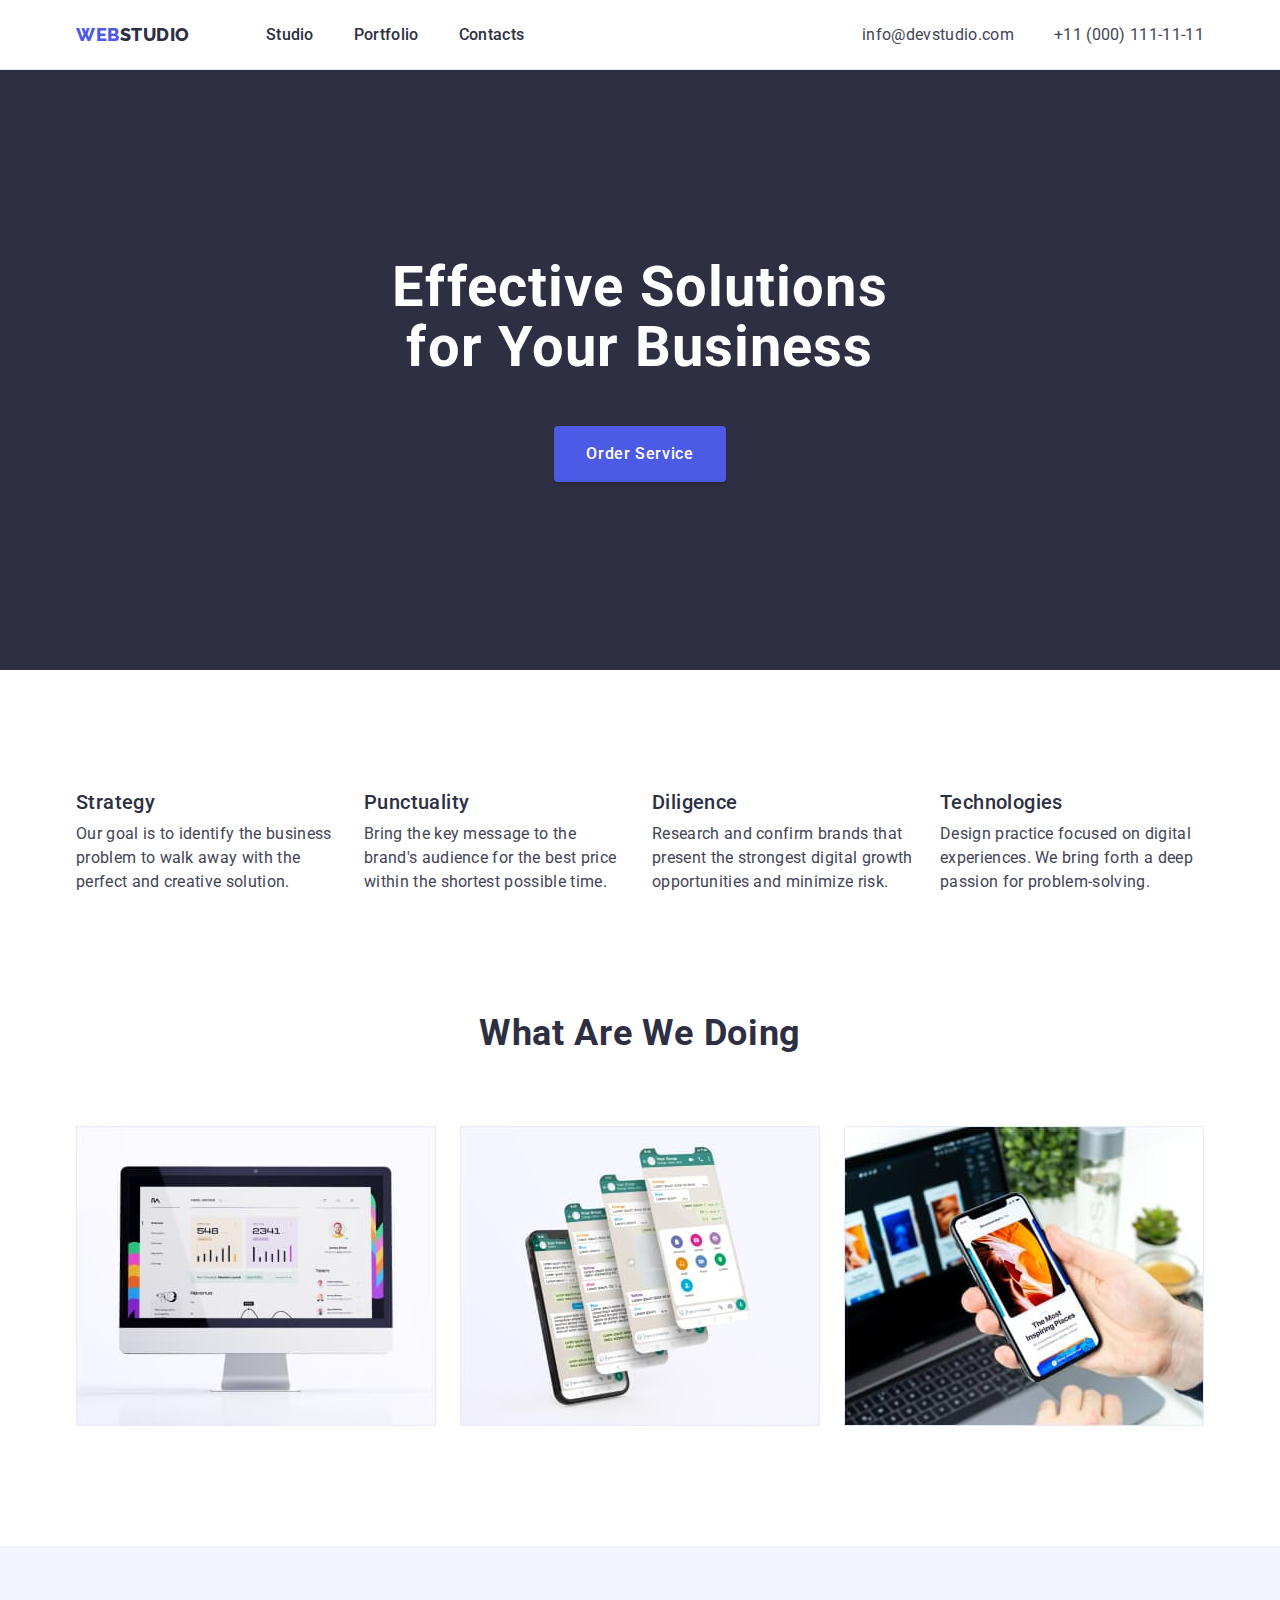
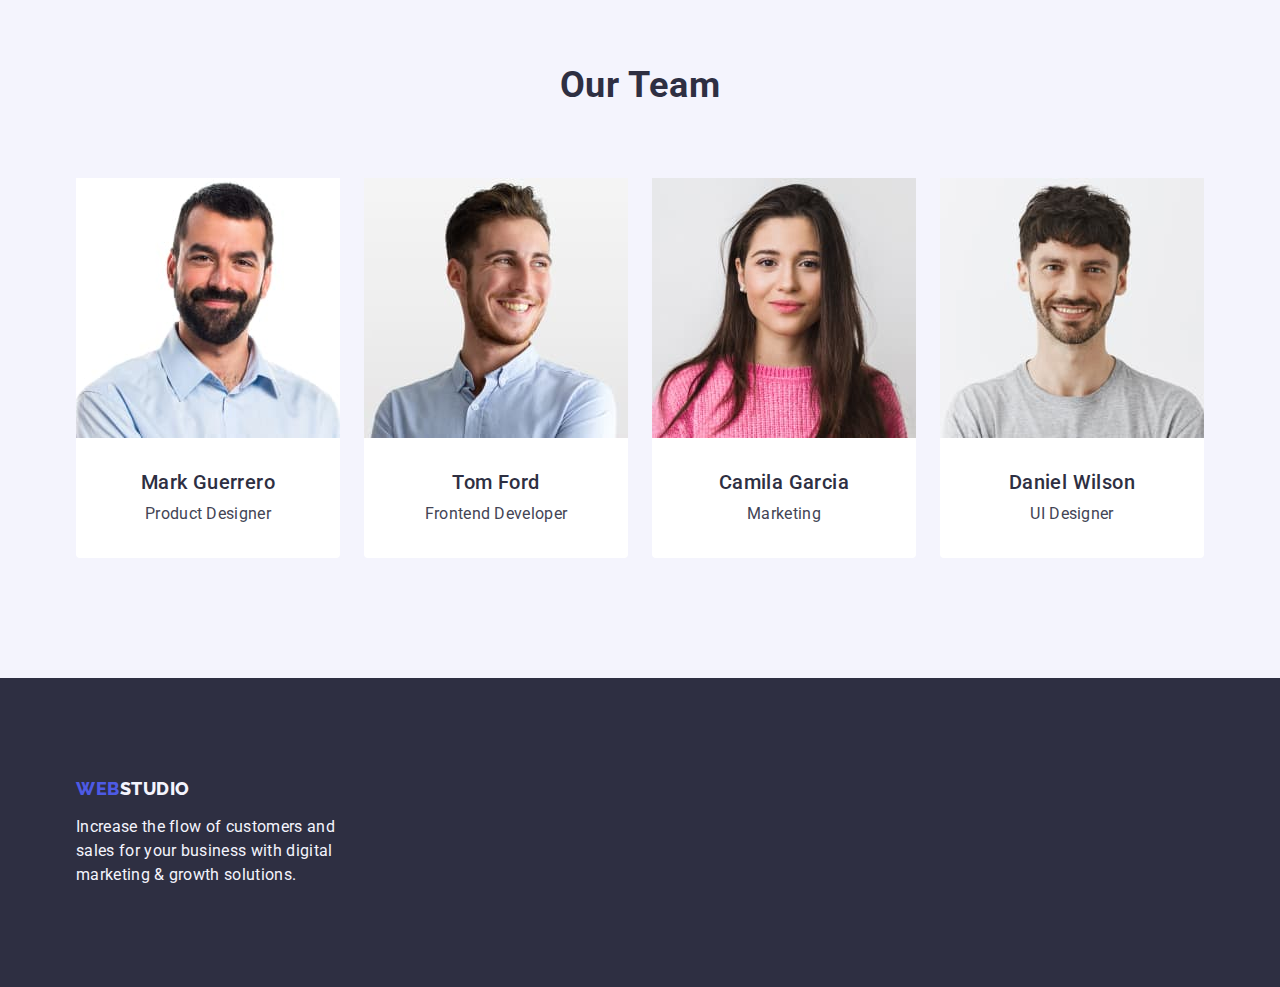
<file: index.html>
<!DOCTYPE html>
<html lang="en">
  <head>
    <meta charset="UTF-8" />
    <meta http-equiv="X-UA-Compatible" content="IE=edge" />
    <meta name="viewport" content="width=device-width, initial-scale=1.0" />
    <title>WebStudio</title>
    <link rel="preconnect" href="https://fonts.googleapis.com" />
    <link rel="preconnect" href="https://fonts.gstatic.com" crossorigin />
    <link
      href="https://fonts.googleapis.com/css2?family=Raleway:wght@800&family=Roboto:wght@400;500;700;900&display=swap"
      rel="stylesheet"
    />
    <link
      rel="stylesheet"
      href="https://cdnjs.cloudflare.com/ajax/libs/modern-normalize/1.1.0/modern-normalize.min.css"
    />
    <link rel="stylesheet" href="./css/styles.css" />
  </head>
  <body>
    <!-- Headers -->

    <header class="header-main">
      <!-- Navigation on the page -->

      <div class="header-container container">
        <nav class="site-nav">
          <a class="link top-link" href="./index.html"
            >Web<span class="top-logo">Studio</span></a
          >
          <ul class="list nav-list">
            <li class="item"><a class="link" href="./index.html">Studio</a></li>
            <li class="item">
              <a class="link" href="./portfolio.html">Portfolio</a>
            </li>
            <li class="item"><a class="link" href="">Contacts</a></li>
          </ul>
        </nav>
        <address class="site-cont">
          <ul class="list nav-list">
            <li class="item">
              <a class="link" href="mailto:info@devstudio.com"
                >info@devstudio.com</a
              >
            </li>
            <li class="item">
              <a class="link" href="tel:+110001111111">+11 (000) 111-11-11</a>
            </li>
          </ul>
        </address>
      </div>
    </header>

    <!-- Main block -->

    <main>
      <!-- Section Hero -->

      <section class="hero hero-main">
        <div class="container">
          <h1 class="hero-title">Effective Solutions for Your Business</h1>
          <button class="hero-button" type="button">Order Service</button>
        </div>
      </section>

      <!-- Section Feature -->

      <section class="section feature-main">
        <div class="container">
          <h2 class="section-title visually-hidden">Feature</h2>
          <ul class="list feature-list">
              <li class="feature-list-it">
                  <h3 class="section-subtitle">Strategy</h3>
                  <p class="section-item">
                    Our goal is to identify the business problem to walk away with
                    the perfect and creative solution.
                  </p>
              </li>

              <li class="feature-list-it">
                  <h3 class="section-subtitle">Punctuality</h3>
                  <p class="section-item">
                    Bring the key message to the brand's audience for the best price
                    within the shortest possible time.
                  </p>
              </li>

              <li class="feature-list-it">
                  <h3 class="section-subtitle">Diligence</h3>
                  <p class="section-item">
                    Research and confirm brands that present the strongest digital
                    growth opportunities and minimize risk.
                  </p>
              </li>

              <li class="feature-list-it">
                  <h3 class="section-subtitle">Technologies</h3>
                  <p class="section-item">
                    Design practice focused on digital experiences. We bring forth a
                    deep passion for problem-solving.
                  </p>
              </li>
          </ul>
        </div>
      </section>

      <!-- Section  What are we doing -->

      <section class="section doing-main">
        <div class="container">
          <h2 class="section-title">What are we doing</h2>
          <ul class="list  doing-list">
            <li class="doing-items">
              <img src="./images/gadjet/PC.jpg" alt="PC" width="360" />
            </li>
            <li class="doing-items">
              <img src="./images/gadjet/Tablet.jpg" alt="Tablet" width="360" />
            </li>
            <li class="doing-items">
              <img src="./images/gadjet/Phone.jpg" alt="Phone" width="360" />
            </li>
          </ul>
        </div>
      </section>

      <!-- Section Our Team -->

      <section class="section team">
        <div class="container team-main">
          <h2 class="section-title team-title">Our Team</h2>
          <ul class="list team-list">
            <li class="team-item">
              <img
                src="./images/team/MarkGuerrero.jpg"
                alt="Mark Guerrero"
                width="264"
              />
              <div class="team-subtitle">
                <h3 class="section-subtitle">Mark Guerrero</h3>
                <p class="section-item">Product Designer</p>
              </div>
            </li>
            <li class="team-item">
              <img src="./images/team/TomFord.jpg" alt="Tom Ford" width="264" />
                <div class="team-subtitle">
                    <h3 class="section-subtitle">Tom Ford</h3>
                    <p class="section-item">Frontend Developer</p>
                </div>
            </li>
            <li class="team-item">
              <img
                src="./images/team/CamilaGarcia.jpg"
                alt="Camila Garcia"
                width="264"
              />
                  <div class="team-subtitle">
                    <h3 class="section-subtitle">Camila Garcia</h3>
                    <p class="section-item">Marketing</p>
                  </div>
            </li>
            <li class="team-item">
              <img
                src="./images/team/DanielWilson.jpg"
                alt="Daniel Wilson"
                width="264"
              />
                  <div class="team-subtitle">
                    <h3 class="section-subtitle">Daniel Wilson</h3>
                    <p class="section-item">UI Designer</p>
                  </div>
            </li>
          </ul>
        </div>
      </section>
    </main>

    <!-- Footer -->

    <footer class="footer">
      <div class="container footer-main">
                  <a class="link footer-link" href="./index.html"
                    >Web<span class="under-logo">Studio</span></a>
                  <p class="slogan">
                    Increase the flow of customers and sales for your business with
                    digital marketing & growth solutions.
                  </p>
      </div>
    </footer>
  </body>
</html>
</file>
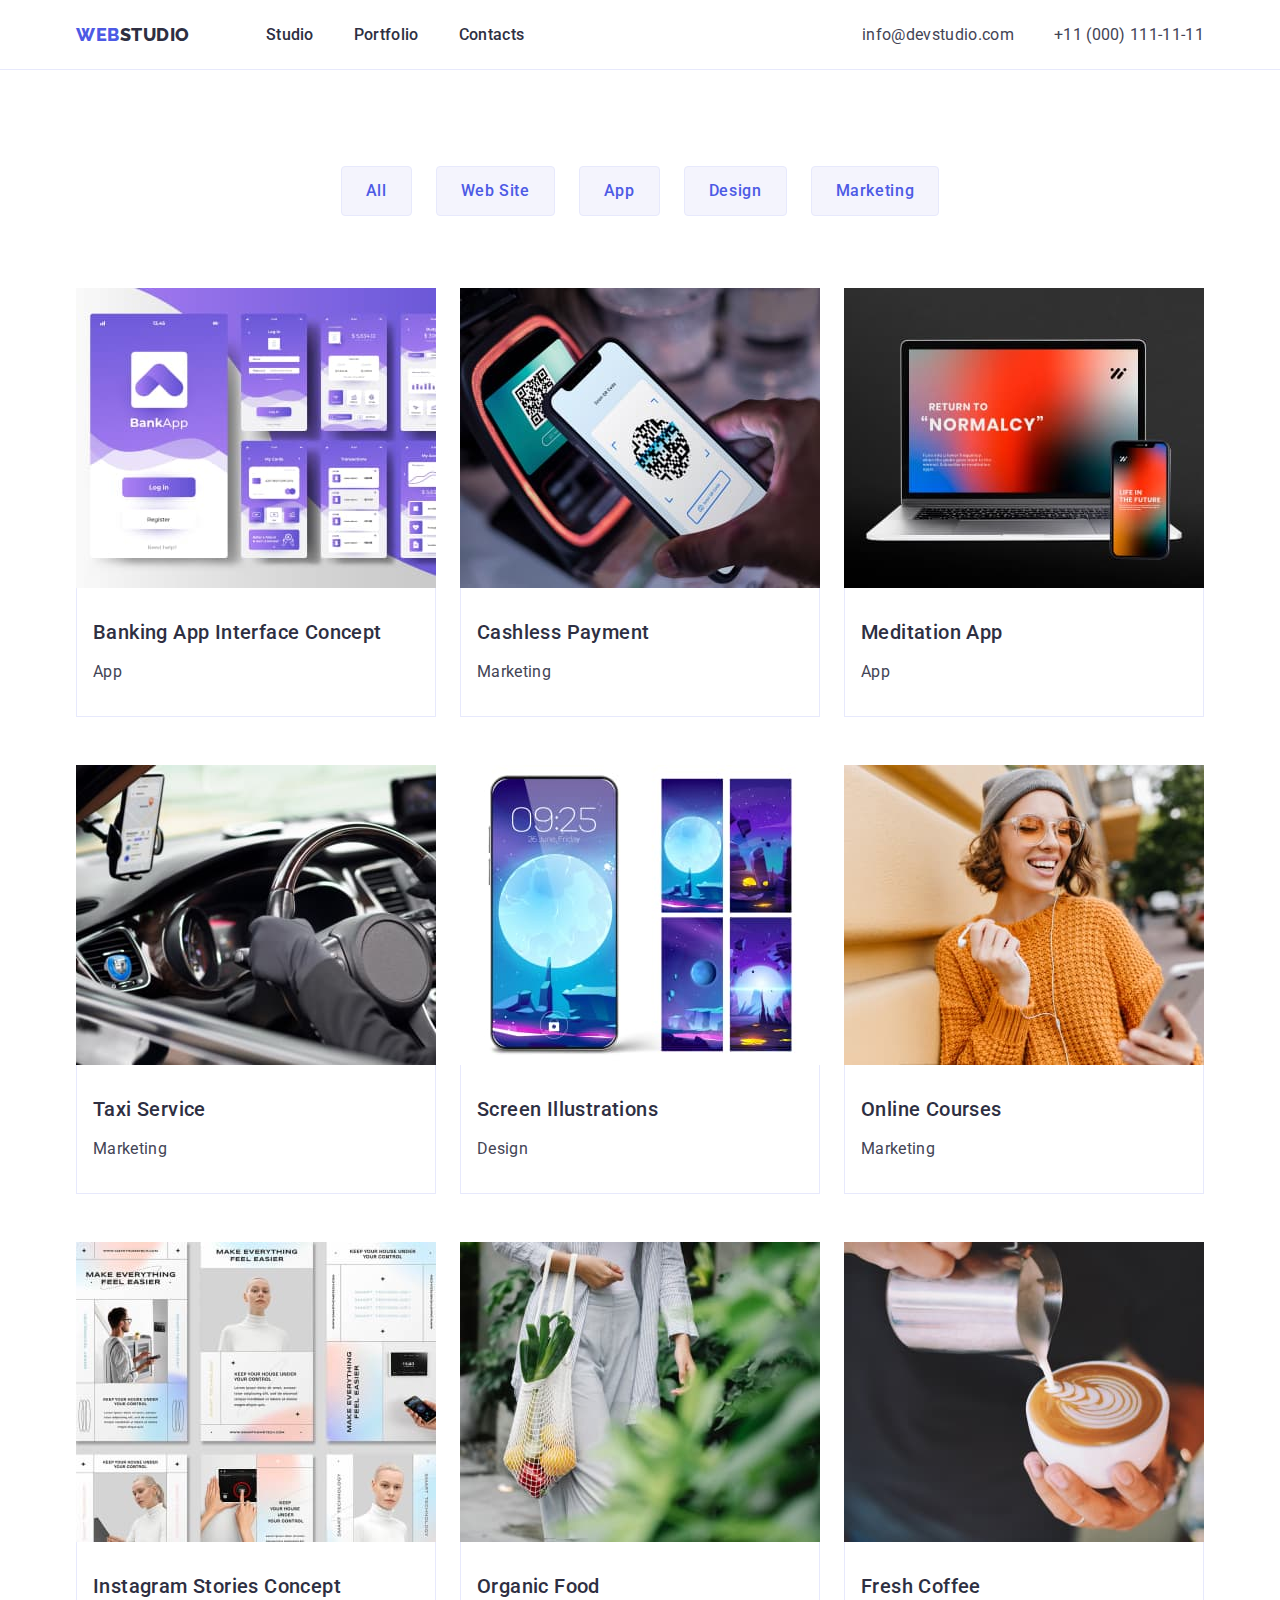
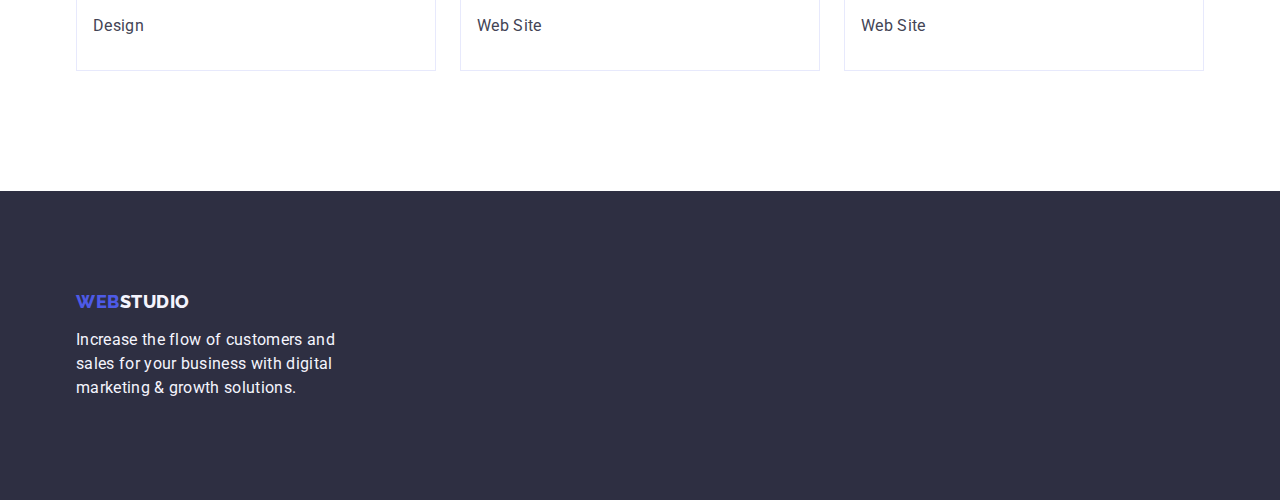
<file: portfolio.html>
<!DOCTYPE html>
<html lang="en">
  <head>
    <meta charset="UTF-8" />
    <meta http-equiv="X-UA-Compatible" content="IE=edge" />
    <meta name="viewport" content="width=device-width, initial-scale=1.0" />
    <title>WebStudio</title>
    <link rel="preconnect" href="https://fonts.googleapis.com" />
    <link rel="preconnect" href="https://fonts.gstatic.com" crossorigin />
    <link
      href="https://fonts.googleapis.com/css2?family=Raleway:wght@800&family=Roboto:wght@400;500;700;900&display=swap"
      rel="stylesheet"
    />
    <link
      rel="stylesheet"
      href="https://cdnjs.cloudflare.com/ajax/libs/modern-normalize/1.1.0/modern-normalize.min.css"
    />
    <link rel="stylesheet" href="./css/styles.css" />
  </head>
  <body>
    <!-- Headers -->

    <header class="header-main">
      <!-- Navigation on the page -->

      <div class="header-container container">
        <nav class="site-nav">
          <a class="link top-link" href="./index.html"
            >Web<span class="top-logo">Studio</span></a
          >
          <ul class="list nav-list">
            <li class="item"><a class="link" href="./index.html">Studio</a></li>
            <li class="item">
              <a class="link" href="./portfolio.html">Portfolio</a>
            </li>
            <li class="item"><a class="link" href="">Contacts</a></li>
          </ul>
        </nav>
        <address class="site-cont">
          <ul class="list nav-list">
            <li class="item">
              <a class="link" href="mailto:info@devstudio.com"
                >info@devstudio.com</a
              >
            </li>
            <li class="item">
              <a class="link" href="tel:+110001111111">+11 (000) 111-11-11</a>
            </li>
          </ul>
        </address>
      </div>
    </header>

    <!-- Main block -->

    <main>
      <section class="section portfolio-main">
        <div class="container">
          <h1 class="visually-hidden">Portfolio</h1>

          <!-- Section button -->

            <ul class="list portfolio-list">
              <li class="portfolio-item">
                <button class="button in-btn" type="button">All</button>
              </li>
              <li class="portfolio-item">
                <button class="button in-btn" type="button">Web Site</button>
              </li>
              <li class="portfolio-item">
                <button class="button in-btn" type="button">App</button>
              </li>
              <li class="portfolio-item">
                <button class="button in-btn" type="button">Design</button>
              </li>
              <li class="portfolio-item">
                <button class="button in-btn" type="button">Marketing</button>
              </li>
            </ul>

          <!-- Section Cards -->


            <ul class="list card-list">
              <li class="card-item">
                <a class="link" href="">
                  <img class="card-img"
                    src="./images/app/bankingapp.jpg"
                    alt="bankingapp"
                    width="360"
                  />
                      <div class="card-subtitle">
                        <h2 class="section-title card-title">
                        Banking App Interface Concept</h2>
                        <p class="section-card">App</p>
                      </div>
                </a>
              </li>

              <li class="card-item">
                <a class="link" href="">
                  <img class="card-img"
                    src="./images/app/cashless.jpg"
                    alt="cashlesspayment"
                    width="360"
                  />
                    <div class="card-subtitle">
                      <h2 class="section-title card-title">Cashless Payment</h2>
                      <p class="section-card">Marketing</p>
                    </div>
                </a>
              </li>

              <li class="card-item">
                <a class="link" href="">
                  <img class="card-img"
                    src="./images/app/meditationapp.jpg"
                    alt="meditationapp"
                    width="360"
                  />
                  <div class="card-subtitle">
                    <h2 class="section-title card-title">Meditation App</h2>
                    <p class="section-card">App</p>
                  </div>
                </a>
              </li>

              <li class="card-item">
                <a class="link" href="">
                  <img class="card-img"
                    src="./images/app/taxiservice.jpg"
                    alt="taxiservice"
                    width="360"
                  />
                  <div class="card-subtitle">
                    <h2 class="section-title card-title">Taxi Service</h2>
                    <p class="section-card">Marketing</p>
                  </div>
                </a>
              </li>

              <li class="card-item">
                <a class="link" href="">
                  <img class="card-img"
                    src="./images/app/screenillustration.jpg"
                    alt="screenillustration"
                    width="360"
                  />
                  <div class="card-subtitle">
                    <h2 class="section-title card-title">Screen Illustrations</h2>
                    <p class="section-card">Design</p>
                  </div>
                </a>
              </li>

              <li class="card-item">
                <a class="link" href="">
                  <img class="card-img"
                    src="./images/app/onlinecourses.jpg"
                    alt="onlinecourses"
                    width="360"
                  />
                  <div class="card-subtitle">
                    <h2 class="section-title card-title">Online Courses</h2>
                    <p class="section-card">Marketing</p>
                  </div>
                </a>
              </li>

              <li class="card-item">
                <a class="link" href="">
                  <img class="card-img"
                    src="./images/app/instagramstories.jpg"
                    alt="instagramstories"
                    width="360"
                  />
                  <div class="card-subtitle">
                    <h2 class="section-title card-title">
                      Instagram Stories Concept
                    </h2>
                    <p class="section-card">Design</p>
                  </div>
                </a>
              </li>

              <li class="card-item">
                <a class="link" href="">
                  <img class="card-img"
                    src="./images/app/organicfood.jpg"
                    alt="organicfood"
                    width="360"
                  />
                  <div class="card-subtitle">
                    <h2 class="section-title card-title">Organic Food</h2>
                    <p class="section-card">Web Site</p>
                  </div>
                </a>
              </li>
              <li class="card-item">
                <a class="link" href="">
                  <img class="card-img" src="./images/app/coffee.jpg" alt="coffee" width="360" />
                  <div class="card-subtitle">
                    <h2 class="section-title card-title">Fresh Coffee</h2>
                    <p class="section-card">Web Site</p>
                  </div>
                </a>
              </li>
            </ul>
</div>
      </section>
    </main>

    <!-- Footer -->

    <footer class="footer">
      <div class="container footer-main">
        <a class="link footer-link" href="./index.html">Web<span class="under-logo">Studio</span></a>
        <p class="slogan">
          Increase the flow of customers and sales for your business with
          digital marketing & growth solutions.
        </p>
      </div>
    </footer>
  </body>
</html>
</file>
<file: css/styles.css>
:root {
  /* Fonts */
  --primary-font: 'Roboto', sans-serif;
  --secondary-font: 'Raleway', sans-serif;
  /* bg color */
  --primary-bg-color: #ffffff;
  --secondary-bg-color: #2e2f42;
  --light-bg-color: #f4f4fd;
  --primary-brand-color: #4d5ae5;
  --action-color: #404bbf;
  --accent-color: #e7e9fc;
  /* text color */
  --body-text-color: #434455;
}

/* base style */

body {
  background-color: var(--primary-bg-color);
  font-family: var(--primary-font);
  font-style: normal;
  font-weight: 400;
  font-size: 16px;
  line-height: 1.5;
  letter-spacing: 0.02em;
  color: var(--body-text-color);
}
/* container */

.container {
  width: 100%;
  max-width: 1158px;
  padding: 0px 15px;
  margin: 0 auto;
  /* outline: 2px solid teal; */
}

.visually-hidden {
  position: absolute;
  width: 1px;
  height: 1px;
  margin: -1px;
  border: 0;
  padding: 0;
  white-space: nowrap;
  clip-path: inset(100%);
  clip: rect(0 0 0 0);
  overflow: hidden;
}

img {
  display: block;
  max-width: 100%;
  height: auto;
}

/* reset */

p,
h1,
h2,
h3,
h4,
h5 {
  margin: 0;
}

ul {
  margin: 0;
  padding-left: 0;
}

.list {
  list-style: none;
}

.link {
  text-decoration: none;
}

/* button */

/* Site nav */

.header-main {
border-bottom: 1px solid var(--accent-color);
}

.header-container {
  display: flex;
  align-items: center;
}

.site-nav {
  display: flex;
  align-items: center;
}

.nav-list {
  display: flex;
}


.nav-list .item:not(:last-child) {
  margin-right: 40px;
}

.site-nav .link.top-link {
  margin-right: 76px;

  color: var(--primary-brand-color);
  font-family: var(--secondary-font);
  font-style: normal;
  font-weight: 800;
  font-size: 18px;
  line-height: 1.17;
  letter-spacing: 0.03em;
  text-transform: uppercase;
}

.site-nav .top-logo {
  color: var(--secondary-bg-color);
  font-family: var(--secondary-font);
  font-style: normal;
  font-weight: 800;
  font-size: 18px;
  line-height: 1.17;
  letter-spacing: 0.03em;
  text-transform: uppercase;
}

.site-nav .link {
  padding-top: 24px;
  padding-bottom: 24px;

  color: var(--secondary-bg-color);
  font-style: normal;
  font-weight: 500;
}

.site-nav .link:hover,
.site-nav .link:focus {
  color: var(--action-color);
}

.site-cont .link {
  color: var(--body-text-color);
  font-style: normal;
}

.site-cont .link:hover,
.site-cont .link:focus {
  color: var(--action-color);
}

.site-cont {
  font-style: normal;
  margin-left: auto;
}

/* Hero */
.hero-main {
  padding-top: 188px;
  padding-bottom: 188px;
  background-color: var(--secondary-bg-color);
}

.hero-title {
  display: block;
  margin-left: auto;
  margin-right: auto;
  margin-bottom: 48px;
  max-width: 496px;

  font-weight: 700;
  font-size: 56px;
  line-height: 1.07;
  text-align: center;
  letter-spacing: 0.02em;
  color: var(--primary-bg-color);
}

.hero-button {
  display: block;
  margin-left: auto;
  margin-right: auto;
  padding: 16px 32px;

  min-width: 169px;
  height: 56px;

  font-family: inherit;
  font-weight: 500;
  font-size: 16px;
  line-height: 1.5;
  align-items: center;
  letter-spacing: 0.04em;
  color: var(--primary-bg-color);
  cursor: pointer;
  background-color: var(--primary-brand-color);
  box-shadow: 0px 4px 4px rgba(0, 0, 0, 0.15);
  border-radius: 4px;
  border: none;

}

.hero-button:hover,
.hero-button:focus {
  background-color: var(--action-color);
}

/* Section */

.section-title {
  font-weight: 700;
  font-size: 36px;
  line-height: 1.11;
  letter-spacing: 0.02em;
  text-align: center;
  text-transform: capitalize;
  color: var(--secondary-bg-color);
}

.section-subtitle {
  font-weight: 500;
  font-size: 20px;
  line-height: 1.2;
  letter-spacing: 0.02em;
  color: var(--secondary-bg-color);
}

/* Section feature */

.feature-main {
  padding-top: 120px;
  padding-bottom: 120px;
}

.feature-list {
  display: flex;
  gap: 24px;
}

.feature-list-it {
  flex-basis: calc((100% - 72px) / 4);

}

.section-subtitle {
  margin-bottom: 8px;
}

/* Section  What are we doing  */

.doing-main {
  padding-bottom: 120px;
}

.doing-main .section-title {
  margin-bottom: 72px;
}

.doing-list {
  display: flex;
}

.doing-items:not(:last-child) {
  margin-right: 24px;
}

/* Section Team */

.team {
  padding-top: 120px;
  padding-bottom: 120px;
  background-color: var(--light-bg-color);
}

.team-item {
  background-color: var(--primary-bg-color);
  border-radius: 0px 0px 4px 4px;
}

.team-title {
  margin-bottom: 72px;
}

.team-list {
  display: flex;
}

.team-subtitle {
  padding:  32px 16px;
  border-radius: 0px 0px 4px 4px;
}

.team-list .team-item:not(:last-child) {
  margin-right: 24px;
}

.team-subtitle > .section-subtitle,
 .team-subtitle > .section-item{
  text-align: center;
}

/* Section button */

.button {
  font-family: inherit;
  font-weight: 500;
  font-size: 16px;
  line-height: 1.5;
  letter-spacing: 0.04em;
  color: var(--primary-brand-color);
  background-color: var(--light-bg-color);
}

/* action filter */

.button:hover,
.button:focus {
  font-family: inherit;
  font-weight: 500;
  font-size: 16px;
  line-height: 1.5;
  align-items: center;
  letter-spacing: 0.04em;
  color: var(--primary-bg-color);
  cursor: pointer;
  background-color: var(--action-color);
}

/* Section card */

.card-title {
  font-weight: 500;
  font-size: 20px;
  line-height: 1.2;
}

.section-card {
  font-family: inherit;
  font-weight: 400;
  font-size: 16px;
  line-height: 1.5;
  letter-spacing: 0.02em;
  color: var(--body-text-color);
}

/* Footer */

.footer {
  padding: 100px 0;
  background-color: var(--secondary-bg-color);
}

.footer .link {
  color: var(--primary-brand-color);
  font-family: var(--secondary-font);
  font-style: normal;
  font-weight: 800;
  font-size: 18px;
  line-height: 1.17;
  letter-spacing: 0.03em;
  text-transform: uppercase;
}

.footer .under-logo {
  color: var(--light-bg-color);
  font-family: var(--secondary-font);
  font-style: normal;
  font-weight: 800;
  font-size: 18px;
  line-height: 1.17;
  letter-spacing: 0.03em;
  text-transform: uppercase;
}

.footer-link {
  display: inline-block;
  margin-bottom: 16px;
}

.slogan {
  max-width: 264px;
  color: var(--light-bg-color);
}

/* Section Portfolio */

/* Section button */

.portfolio-main {
  padding-top: 96px;
  padding-bottom: 120px;
}

.portfolio-list {
  display: flex;
  flex-direction: row;
  justify-content: center;
  align-items: center;
  margin-left: auto;
  margin-right: auto;
  gap: 24px;
  margin-bottom: 72px;
}

.in-btn {
  padding: 12px 24px;
  border: 1px solid var(--accent-color);
  border-radius: 4px;
}

.in-btn:hover,
.in-btn:focus {
  border: 1px solid transparent;
}

.card-wrapper {
  padding-bottom: 120px;
}

.card-list {
  display: flex;
  flex-wrap: wrap;
  column-gap: 24px;
  row-gap: 48px;
}

.card-item {
  flex-basis: calc((100% - 48px) / 3);
  }

.card-subtitle {
  display: flex;
  flex-direction: column;
  justify-content: center;
  align-items: flex-start;
  gap: 8px;
  border: 1px solid var(--accent-color);
  border-top: none;
  padding: 32px 16px;
  }

.card-title {
  margin-bottom: 8px;
}
</file>
